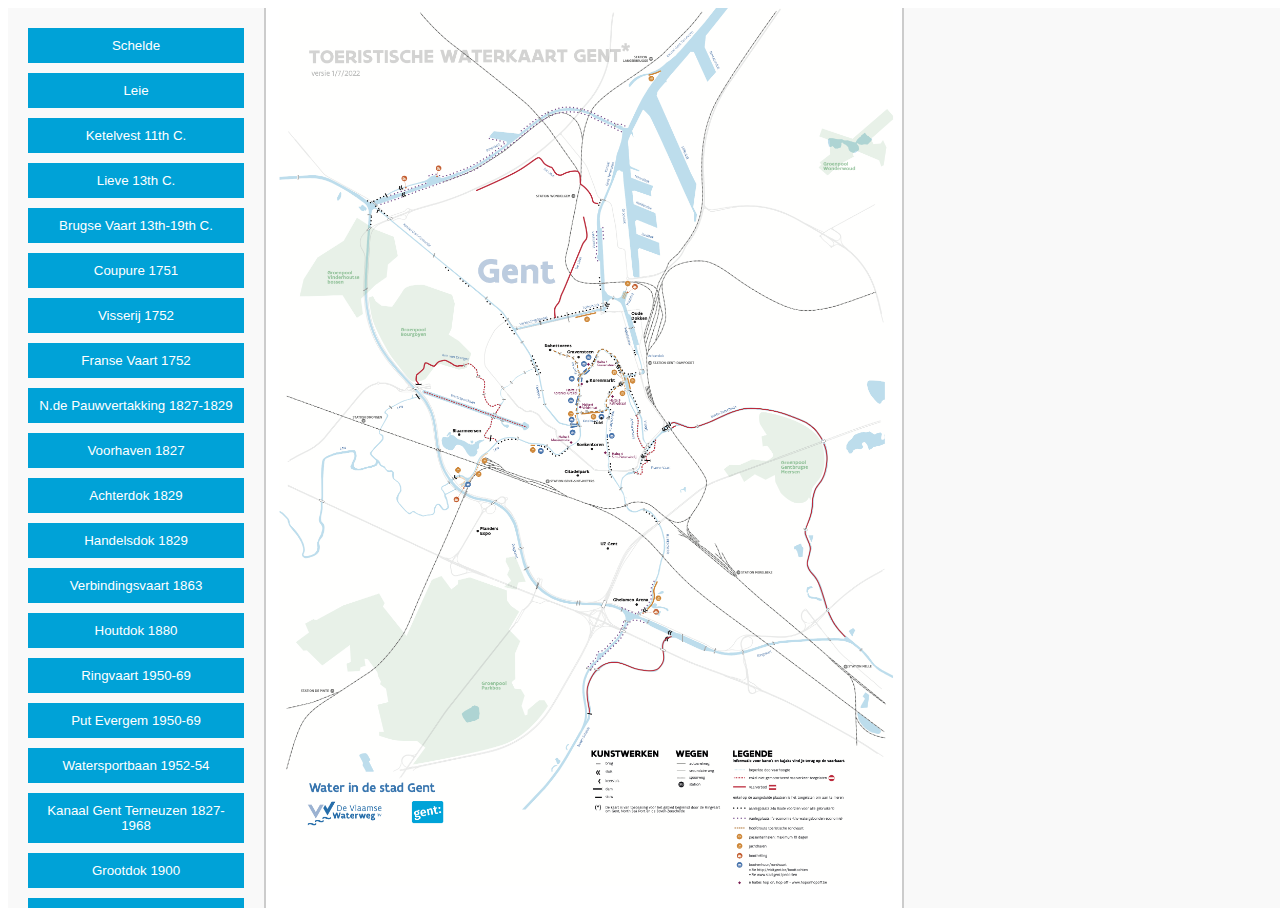
<file: index.html>
<!DOCTYPE html>
<html lang="en">
<head>
    <meta charset="UTF-8">
    <meta name="viewport" content="width=device-width, initial-scale=1.0">
    <title>Gent Map with Layers</title>
    <!-- Link to the external CSS file -->
    <link rel="stylesheet" href="style.css">
</head>
<body>

<div class="layout-container">
    <!-- Buttons on the left -->
    <div class="buttons-container">
        <button class="toggle-button" id="button1" onclick="toggleLayer('layer1', 'button1', 'tooltip1')">Schelde</button>
        <button class="toggle-button" id="button2" onclick="toggleLayer('layer2', 'button2', 'tooltip2')">Leie</button>
        <button class="toggle-button" id="button3" onclick="toggleLayer('layer3', 'button3', 'tooltip3')">Ketelvest 11th C.</button>
        <button class="toggle-button" id="button4" onclick="toggleLayer('layer4', 'button4', 'tooltip4')">Lieve 13th C.</button>
        <button class="toggle-button" id="button5" onclick="toggleLayer('layer5', 'button5', 'tooltip5')">Brugse Vaart 13th-19th C.</button>
        <button class="toggle-button" id="button6" onclick="toggleLayer('layer6', 'button6', 'tooltip6')">Coupure 1751</button>
        <button class="toggle-button" id="button7" onclick="toggleLayer('layer7', 'button7', 'tooltip7')">Visserij 1752</button>
        <button class="toggle-button" id="button8" onclick="toggleLayer('layer8', 'button8', 'tooltip8')">Franse Vaart 1752</button>
        <button class="toggle-button" id="button9" onclick="toggleLayer('layer9', 'button9', 'tooltip9')">N.de Pauwvertakking 1827-1829</button>
        <button class="toggle-button" id="button10" onclick="toggleLayer('layer10', 'button10', 'tooltip10')">Voorhaven 1827</button>
        <button class="toggle-button" id="button11" onclick="toggleLayer('layer11', 'button11', 'tooltip11')">Achterdok 1829</button>
        <button class="toggle-button" id="button12" onclick="toggleLayer('layer12', 'button12', 'tooltip12')">Handelsdok 1829</button>
        <button class="toggle-button" id="button13" onclick="toggleLayer('layer13', 'button13', 'tooltip13')">Verbindingsvaart 1863</button>
        <button class="toggle-button" id="button14" onclick="toggleLayer('layer14', 'button14', 'tooltip14')">Houtdok 1880</button>
        <button class="toggle-button" id="button15" onclick="toggleLayer('layer15', 'button15', 'tooltip15')">Ringvaart 1950-69</button>
        <button class="toggle-button" id="button16" onclick="toggleLayer('layer16', 'button16', 'tooltip16')">Put Evergem 1950-69</button>
        <button class="toggle-button" id="button17" onclick="toggleLayer('layer17', 'button17', 'tooltip17')">Watersportbaan 1952-54</button>
        <button class="toggle-button" id="button18" onclick="toggleLayer('layer18', 'button18', 'tooltip18')">Kanaal Gent Terneuzen 1827-1968</button>
        <button class="toggle-button" id="button19" onclick="toggleLayer('layer19', 'button19', 'tooltip19')">Grootdok 1900</button>
        <button class="toggle-button" id="button20" onclick="toggleLayer('layer20', 'button20', 'tooltip20')">Zuiddok 1915</button>
        <button class="toggle-button" id="button21" onclick="toggleLayer('layer21', 'button21', 'tooltip21')">Middendok 1925</button>
        <button class="toggle-button" id="button22" onclick="toggleLayer('layer22', 'button22', 'tooltip22')">Noorddok 1930</button>
        <button class="toggle-button" id="button23" onclick="toggleLayer('layer23', 'button23', 'tooltip23')">Sifferdok 1931</button>
        <button class="toggle-button" id="button24" onclick="toggleLayer('layer24', 'button24', 'tooltip24')">Mercatordok 1966-1968</button>
                                                                                                                                  
    </div>

    <!-- Map in the center -->
    <div class="map-container">
        <!-- The base map image -->
        <img src="layer0.png" alt="Background Map" class="map-image">
        <!-- Overlay layers that will be toggled -->
        <img src="Schelde.png" alt="Layer 1" id="layer1" class="layer-image">
        <img src="Leie.png" alt="Layer 2" id="layer2" class="layer-image">
        <img src="Lieve.png" alt="Layer 4" id="layer4" class="layer-image">
        <img src="Ketelvaart.png" alt="Layer 3" id="layer3" class="layer-image">
        <img src="Brugse_Vaart.png" alt="Layer 5" id="layer5" class="layer-image">
        <img src="Coupure.png" alt="Layer 6" id="layer6" class="layer-image">
        <img src="Visserij.png" alt="Layer 7" id="layer7" class="layer-image">
        <img src="Franse_Vaart.png" alt="Layer 8" id="layer8" class="layer-image">
        <img src="NdPvertakking.png" alt="Layer 9" id="layer9" class="layer-image">
        <img src="Voorhaven.png" alt="Layer 10" id="layer10" class="layer-image">
        <img src="Achterdok.png" alt="Layer 11" id="layer11" class="layer-image">
        <img src="Handelsdok.png" alt="Layer 12" id="layer12" class="layer-image">
        <img src="Verbindingsvaart.png" alt="Layer 13" id="layer13" class="layer-image">
        <img src="Houtdok.png" alt="Layer 14" id="layer14" class="layer-image">
        <img src="Ringvaart.png" alt="Layer 15" id="layer15" class="layer-image">
        <img src="PutEvergem.png" alt="Layer 16" id="layer16" class="layer-image">
        <img src="Watersportbaan.png" alt="Layer 17" id="layer17" class="layer-image">
        <img src="Gent_Terneuzen.png" alt="Layer 18" id="layer18" class="layer-image">
        <img src="Grootdok.png" alt="Layer 19" id="layer19" class="layer-image">
        <img src="Zuiddok.png" alt="Layer 20" id="layer20" class="layer-image">
        <img src="Middendok.png" alt="Layer 21" id="layer21" class="layer-image">
        <img src="Noorddok.png" alt="Layer 22" id="layer22" class="layer-image">
        <img src="Sifferdok.png" alt="Layer 23" id="layer23" class="layer-image">
        <img src="Mercatordok.png" alt="Layer 24" id="layer24" class="layer-image">
    </div>

    <!-- Tooltip on the right -->
    <div class="tooltip-container">
        <div class="tooltip-text">
            <div id="tooltip1" class="tooltip-content">
                <div class="tooltip-title">Schelde</div>
                <div class="tooltip-body">The Scheldt (French: Escaut) is a 350-kilometer-long river that originates in the French municipality of Gouy in northern 
                    France and flows through Belgium and the southwestern Netherlands to the North Sea. Its first recorded name was Scaldis, found in a Roman text 
                    from the 1st century BC. Another name was Scala. The largest port on the Scheldt is the Port of Antwerp. Even before the Roman era, the mouth of 
                    the Scheldt was of strategic importance.</div>
                <br></br>
                
                <div class="tooltip-body">8 sections (25.4km)</div>    
                
    <ol>
        <li>Boven-Schelde. South of Ringvaart. 1.8km</li>        
        <li>Kanaal van Zwijnaarde. 2.5km</li>
        <li>Original arm. Tidal. 3.3km</li>
        <li>Muinkschelde from Jachthaven Merelbeke to Ketelvest. 5km</li>
        <li>Reep from Ketelvest to Portus Ganda. 0.8km</li>
        <li>Achtervisserij. 1.4km</li>
        <li>Muinkschelde from Stropkaai to old lock Sluis Gentbrugge. 1.6km</li>
        <li>Boven-Zeeschelde. Tidal. Old route from France to Antwerp (via 1 2 4 7) 9km</li>
    </ol>
    <ul>
                               
                <li>Zwijnaarde at the southern end</li>                
                <li>Melle at the eastern end</li>
            </ul>
            
            </div>
            <div id="tooltip2" class="tooltip-content">
                <div class="tooltip-title">Leie</div>
                <div class="tooltip-body">The Leie (French: Lys) is a river in France and Belgium. It is a tributary of the Scheldt and flows into it in the city of 
                    Ghent. The river originates in Lisbourg and is approximately 200 kilometers long. The Leie forms the Belgian-French border from Armentières to 
                    Menen. The Leie is also called the “Golden River” because flax was retted in the Leie from 1860 to 1945.</div>
                <br></br>
                <div class="tooltip-body">3 sections (20.6km)</div>
                
    <ol>
        <li>Leie 14.8km</li>        
        <li>Arm van Drongen 5km</li>
        <li>Arm van Akkergem 1km</li>
    </ol>
            </div>
            <div id="tooltip3" class="tooltip-content">
                <div class="tooltip-title">Ketelvaart</div>
                <div class="tooltip-body">Ketelvest was dug in the 11th century as a kind of moat, forming one of the boundaries around the area now known as the Gentse Kuip</div>
                <br></br>
                <div class="tooltip-body">1 section (600m)</div>                
           <ul>
                               
                <li>Justitiepaleis at the western end</li>                
                <li>Library 'De Krook' at the eastern end</li>
            </ul>
            
            </div>
            <div id="tooltip4" class="tooltip-content">
                <div class="tooltip-title">Lieve</div>
                <div class="tooltip-body">The Lieve, often affectionately called “Liefke” or “Liefken” in colloquial speech, is a canal that was dug from Ghent, 
                    starting at the Gravensteen, to the Zwin near Damme beginning in 1251. “Lieve” is a phonetic variant of “Leie” (Leye). In the past, the canal was 
                    also referred to as the “Gentse Leie” (Ghent Leie). The construction of the Lieve created the first separation between the source and mouth of the 
                    Durme.</div>
                <br></br>
                <div class="tooltip-body">3 sections (7km)</div>
            </div>
            <div id="tooltip5" class="tooltip-content">
                <div class="tooltip-title">Brugse Vaart</div>
                <div class="tooltip-body">The Ghent-Bruges Canal, locally also called the Brugse Vaart or Gentse Vaart, is a canal between the Belgian cities of Ghent and Bruges. The canal is 42 km long.</div>
                <br></br>
                <div class="tooltip-body">2 sections (6km)</div>
            </div>
            <div id="tooltip6" class="tooltip-content">
                <div class="tooltip-title">Coupure</div>
                <div class="tooltip-body">De Coupure is a canal in Gent, dug in 1751 to connect the Leie with Brugse Vaart.</div>
                <br></br>
                <div class="tooltip-body">1 section (2.5km)</div>
            </div>
            <div id="tooltip7" class="tooltip-content">
                <div class="tooltip-title">Visserij</div>
                <div class="tooltip-body">A historical waterway in Gent, running parallel to the Schelde and known for its mills.</div>
                <br></br>
                <div class="tooltip-body">1 section (1.2km)</div>
            </div>
            <div id="tooltip8" class="tooltip-content">
                <div class="tooltip-title">Franse Vaart</div>
                <div class="tooltip-body">A canal dug in the 18th century in Gent, historically part of the city's waterways.</div>
                <br></br>
                <div class="tooltip-body">2 sections (0.9km)</div>
            </div>
            <div id="tooltip9" class="tooltip-content">
                <div class="tooltip-title">Napoleon de Pauwvertakking</div>
                <div class="tooltip-body">The Napoleon de Pauw branch is a short canal in the city of Ghent that connects the Visserij and the Leie to the Achterdok 
                    via a turning basin. The canal was constructed between 1827 and 1829, partly on the northern fortifications of the former Spanish Castle, which 
                    was located on the site of the Saint Bavo’s Abbey. In 1884, the Kasteelsluis lock was built in this short canal. This lock is no longer in use 
                    today.</div>
                <br></br>
                <div class="tooltip-body">1 section (0.2km)</div>
            </div>
            <div id="tooltip10" class="tooltip-content">
                <div class="tooltip-title">Voorhaven</div>
                <div class="tooltip-body">The Voorhaven in Ghent is a historic port area on the Ghent-Terneuzen canal, on the edge of the Ghent districts of Muide and 
                    Meulestede. In the 19th century, it was a prestigious and innovative port project, realized under Emile Braun, Ghent's chief engineer and later 
                    mayor. In the 21st century, it is a protected cityscape and the restored warehouses are located in a park zone.</div>
                <br></br>
                <div class="tooltip-body">1 section (1.8km)</div>
            </div>
            <div id="tooltip11" class="tooltip-content">
                <div class="tooltip-title">Achterdok</div>
                <div class="tooltip-body">The Achterdok is one of the oldest docks in the port of Ghent, along with the Houtdok and Handelsdok. It was constructed in 
                    1829, just before Belgium seceded from the United Kingdom of the Netherlands in 1830. It is the southernmost dock of the port. The Achterdok is 
                    connected to the city center and Portus Ganda via a turning basin and the Napoleon de Pauw branch.</div>
                <br></br>
                <div class="tooltip-body">1 section (0.6km)</div>
            </div>
            <div id="tooltip12" class="tooltip-content">
                <div class="tooltip-title">Handelsdok</div>
                <div class="tooltip-body">The Handelsdok is one of the oldest docks in the port of Ghent, along with the Houtdok and the Achterdok. It was constructed 
                    in 1829, together with the Achterdok, just before Belgium seceded from the United Kingdom of the Netherlands in 1830. The southernmost part is 
                    called the Achterdok and is connected to the city center and Portus Ganda via a turning basin and the Napoleon de Pauw branch.</div>
                <br></br>
                <div class="tooltip-body">1 section (0.9km)</div>
            </div>
            <div id="tooltip13" class="tooltip-content">
                <div class="tooltip-title">Verbindingsvaart</div>
                <div class="tooltip-body">A canal connecting the Brugse Vaart and the Voorhaven.</div>
            </div>
            <div id="tooltip14" class="tooltip-content">
                <div class="tooltip-title">Houtdok</div>
                <div class="tooltip-body">In wat nu bekend staat als de ‘Oude Dokken’ (van Zuid naar Noord: Kleindok, Handelsdok, Houtdok en Voorhaven) neemt het 
                    Houtdok een bijzondere plaats in. Voor de Gentse haven was de houttrafiek heel belangrijk. Een voor- beeld: van de 650 zeeschepen die Gent in 
                    1880 binnenliepen waren er 150 met hout geladen. Al dat hout werd in de 19de eeuw gelost in het water rond de schepen, maar dat gaf overlast voor 
                    andere zee- en binnenschepen. Om dat te verhelpen werd in 1880 begonnen met de aanleg van een goed geoutilleerd dok aan de kop van het Handelsdok, 
                    net voorbij de verbinding met de Voorhaven en het Zeekanaal aan de andere zijde van de Muide (afb. 1, 2 en 3). Volgens een overeenkomst met de 
                    Staat over de herinrichting van het hele negentiende-eeuwse havenge- bied, liet de Stad aan het noordelijke deel van het Handelsdok het Houtdok 
                    graven en inrichten. Dat mat 260,5 x 125 x 6,4m. In september 1881 waren de werken zo goed als voltooid (Decavele, 1977).</div>
            </div>
            <div id="tooltip15" class="tooltip-content">
                <div class="tooltip-title">Ringvaart</div>
                <div class="tooltip-body">A man-made canal surrounding Gent, part of the larger canal system.</div>
            </div>
            <div id="tooltip17" class="tooltip-content">
                <div class="tooltip-title">Watersportbaan</div>
                <div class="tooltip-body">De Watersportbaan, officieel Nationale Watersportbaan Georges Nachez, is een roeibaan in de Belgische stad Gent. 
                    Hij is 2300 meter lang en 76 meter breed (net vijfbaans) en werd in 1954 voor het eerst gebruikt. 
                    Hij is een centrum geworden voor sport en recreatie in Gent. Het water staat in verbinding met de talrijke aanpalende rivieren en kanalen zoals 
                    de Coupure, het Kanaal Gent-Brugge en de Leie, waarvan een zijarm (de Leiearm van Akkergem) trouwens dwars door de roeibaan stroomt, alsook met de 
                    zuidelijker gelegen vijver van het recreatiedomein Blaarmeersen.</div>
            </div>
            <div id="tooltip18" class="tooltip-content">
                <div class="tooltip-title">Kanaal Gent Terneuzen</div>
                <div class="tooltip-body">Het Kanaal van Gent naar Terneuzen is een kanaal dat de stad Gent in België via de Noordzeesluizen verbindt met de 
                    Westerschelde, waardoor de stad een rechtstreekse verbinding met de Noordzee heeft. Het kanaal mondt uit in Terneuzen, op enkele honderden meters 
                    van de Westerscheldetunnel. 1823-1827</div>
            </div>
        </div>
    </div>
</div>

<script>
    function toggleLayer(layerId, buttonId, tooltipId) {
        // Get the layer, button, and tooltip elements
        var layer = document.getElementById(layerId);
        var button = document.getElementById(buttonId);
        var tooltip = document.getElementById(tooltipId);

        // Toggle the layer visibility
        layer.classList.toggle('active');

        // Toggle the button's active state
        button.classList.toggle('active');

        // Toggle the tooltip visibility
        tooltip.classList.toggle('active');
    }
</script>

</body>
</html>
</file>
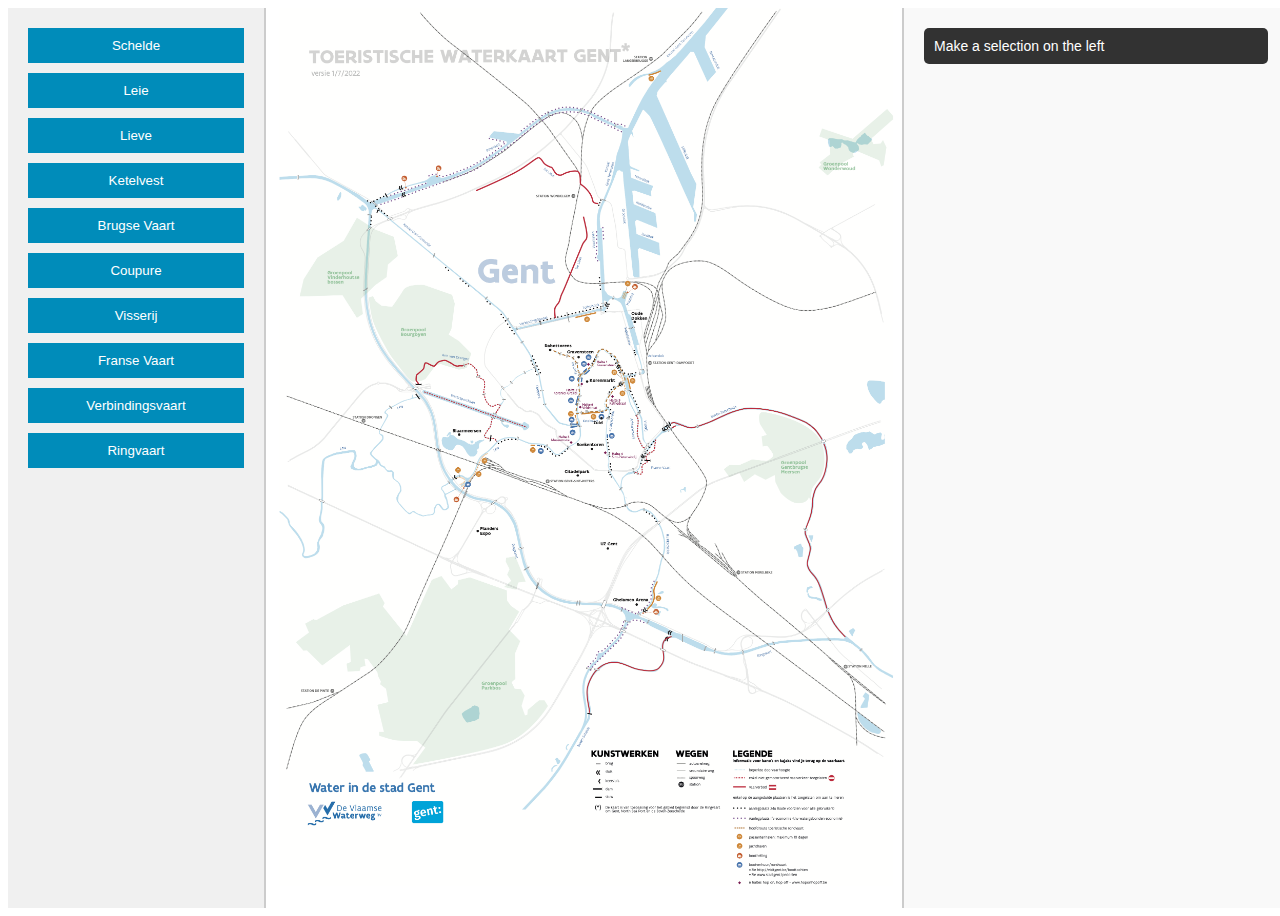
<file: index2.html>
<!DOCTYPE html>
<html lang="en">
<head>
    <meta charset="UTF-8">
    <meta name="viewport" content="width=device-width, initial-scale=1.0">
    <title>Gent Map with Layers</title>
    <style>
        /* Overall page layout */
        .layout-container {
            display: flex;
            height: 100vh;
            width: 100vw;
        }

        /* Buttons container */
        .buttons-container {
            width: 20%;
            background-color: #f0f0f0;
            padding: 20px;
            box-sizing: border-box;
        }

        /* Center map container */
        .map-container {
            width: 50%;
            position: relative;
            display: flex;
            justify-content: center;
            align-items: center;
            overflow: hidden;
            background-color: #ccc;
        }

        /* Tooltip container */
        .tooltip-container {
            width: 30%;
            padding: 20px;
            box-sizing: border-box;
            background-color: #f9f9f9;
        }

        /* Styling the buttons */
        .toggle-button {
            display: block;
            width: 100%;
            margin-bottom: 10px;
            padding: 10px;
            background-color: #008CBA;
            color: white;
            border: none;
            cursor: pointer;
            transition: background-color 0.3s ease;
        }

        .toggle-button.active {
            background-color: #4CAF50;
        }

        .toggle-button:hover {
            background-color: #005f7f;
        }

        /* Map layers and background */
        .map-image, .layer-image {
            position: absolute;
            top: 0;
            left: 0;
            width: 100%;
            height: 100%;
            object-fit: contain; /* Resize images to fit the container */
            pointer-events: none; /* Disable interaction with the images */
        }

        .layer-image {
            display: none; /* Initially hidden */
            opacity: 0.8; /* Make layers slightly transparent */
        }

        .layer-image.active {
            display: block;
        }

        /* Tooltip styling */
        .tooltip-text {
            background-color: rgba(0, 0, 0, 0.8);
            color: white;
            padding: 10px;
            border-radius: 5px;
            font-family: Arial, sans-serif;
            font-size: 14px;
            max-width: 100%;
        }
    </style>
</head>
<body>

<div class="layout-container">
    <!-- Buttons on the left -->
    <div class="buttons-container">
        <button class="toggle-button" id="button1" onclick="toggleLayer('layer1', 'button1', 'Reka Schelde (francosko: Escaut) je 350 kilometrov dolga reka, ki izvira v francoski občini Gouy na severu Francije in teče skozi Belgijo ter jugozahodni del Nizozemske proti Severnemu morju. Njeno prvotno ime je bilo Scaldis, v rimski besedi iz 1. stoletja pred našim štetjem. Drugo ime je bilo Scala. Največja luka ob Scheldu je luka Antwerpen. Že pred Rimljani je bil ustje Schelde strateškega pomena.')">Schelde</button>
        <button class="toggle-button" id="button2" onclick="toggleLayer('layer2', 'button2', 'De Leie (francosko: Lys) je reka v Franciji in Belgiji. Je pritok reke Schelde in se vanje izliva v mestu Gent. Reka izvira v Lisbourgu in je dolga približno 200 kilometrov. De Leie tvori belgijsko-francosko mejo od Armentières do Menena. De Leie imenujejo tudi Zlata reka, saj je bilo lan med letoma 1860 in 1945 pridelano ob Leie. Izvir Leie v Lisbourgu je enega najbolj tipičnih primerov artesijskega izvira. Hidrografska bazen Leie zajema skupno 4727 km², od tega je približno 2900 km² v Franciji in približno 1825 km² v Belgiji. Med izvirjem in ustjem je naklon tal zelo majhen, kar je omogočilo oblikovanje številnih meandrov. De Leie je bila prvič omenjena leta 694 kot Legia pri lokaciji Sloten, današnjem romarskem kraju Oostakker-Lourdes blizu Gent. Omenitev kot super fluvio Legia pomeni nad tokom Leie. Ni jasno, kako se je izgovarjala Legia, kar ima posledice za morebitno izvor. Obstajajo dve konkurenčni teoriji o izvoru imena. Glede na izgovorjavo črke g v Legia se domneva keltski (izgovorjava kot g) ali belgijski (izgovorjava kot j) izvor. V obeh primerih pa je beseda sledljiva do indoevropskega korena leg, kar pomeni teči ali plavati.')">Leie</button>
        <button class="toggle-button" id="button3" onclick="toggleLayer('layer3', 'button3', 'De Lieve, v pogovornem jeziku pogosto imenovana z diminutivom Liefke ali Liefken, je kanal, ki je bil od leta 1251 izkopan od Gent, pričenši pri Gravensteenu, do Zwina pri Damme. Lieve je fonetična različica Leie (Leye). V preteklosti so kanal imenovali tudi Gentse Leie. Ureditev Lieve je povzročila prvo delitev med izvirjem in ustjem Durme.')">Lieve</button>
        <button class="toggle-button" id="button4" onclick="toggleLayer('layer4', 'button4', 'De Ketelvest je ulica in vodotok v belgijskem mestu Gent. Vodotok predstavlja umetno povezavo med Leie in Schelde, zgoraj od njihove naravne spojitve. De Ketelvest je bila izkopana v 11. stoletju kot neka vrsta obrambnega jarka in tako tvori eno od meja okoli območja, ki ga danes imenujemo Gentse Kuip. Znana zgodba pravi, da je bila voda v tem kanalu tako viharna, da je bila znana kot nevarna plovba, saj je bila voda tako penasta kot vrela voda v kotlu, kar je tudi razlog za ime. Vendar so bile okrepitvene stolpnice ob reki Schelde znane kot “ketli” zaradi njihove oblike s krožnimi strehami. Tako je De Ketelvest najverjetneje dobila ime po zdaj porušeni Ketelpoort ali Kuipgat, ki je stala na mestu, kjer se zdaj nahaja Ketelbrug. Na Ketelvestu so nekoč stali dve mestni vrata, Ketelpoort na poti proti Kortrijku in Walpoort na poti proti Sint-Pietersabdij. Zadnji ostanki teh dvojnih vrat na obeh straneh Ketelvaart so bili porušeni med leti 1777 in 1780 (Ketelpoort). Pred prvo svetovno vojno so pri gradnji nove Walbrug še vedno odstranili temelje notranjih vrat. Mostovi pri mestnih vratih čez Ketelvest še obstajajo, in sicer sta to Ketelbrug in Walpoortbrug.')">Ketelvest</button>
        <button class="toggle-button" id="button5" onclick="toggleLayer('layer5', 'button5', 'Complicated')">Brugse Vaart</button>
        <button class="toggle-button" id="button6" onclick="toggleLayer('layer6', 'button6', 'De Coupure je kanal v belgijskem mestu Gent. Kanal je bil izkopan leta 1751 na podlagi privilegija Marije Terezije Avstrijske in njenega pooblaščenega ministra Antoniotta Botta Adorno. De Coupure povezuje reko Leie z Brugse Vaart.')">Coupure</button>
        <button class="toggle-button" id="button7" onclick="toggleLayer('layer7', 'button7', 'Visserijvaart ali Visserij (prej imenovana Vissenrei ali Rommelwater) in Achtervisserij sta dva vzporedna vodotoka v Gentu, oziroma kanal in zravnan rokav reke Schelde. Skupaj tvorita del rokava reke Schelde, ki je zgodovinsko tekla skozi središče Genta, imenovan Nederschelde, drugje v Gentu znan tudi kot Muinkschelde. Pred letom 1752 je Nederschelde tukaj vijugal, zahodno od Heirnis in takratnega Španskega gradu (zgrajenega pod cesarjem Karlom). Da bi Schelde postala dostopnejša, so leta 1752 izkopali nov kanal, imenovan Rommelwater ali Visserijvaart, vzhodno od leta 1751 zravnanega Nederschelde. Ta je nato služil kot odtočni kanal in se zdaj imenuje Achtervisserij, ob njem pa poteka sprehajalna pot. Vzhodni rokav, Visserij(vaart) ali Rommelwater, je bil industrijski kanal s plovbo. Ime Visserij se je sprva uporabljalo za obrežja na obeh straneh tega kanala, vendar se vzhodno obrežje zdaj imenuje Ferdinand Lousbergkaai. Na otoku Visserij je nastal med obema vodotokoma, je bilo zgrajenih veliko vodnih in vetrnih mlinov, ki so izkoriščali padec vode med obema vodotokoma, med drugim za proizvodnjo papirja.')">Visserij</button>
        <button class="toggle-button" id="button8" onclick="toggleLayer('layer8', 'button8', 'Francoski kanal (De Franse Vaart) je eden od treh kanalov (coupures), ki so jih v Gentu izkopali v 18. stoletju. Najbolj znan od teh treh se še vedno imenuje Coupure, drugi pa je Visserijvaart. Na zemljevidu Ignace Balthasar Malfeson iz leta 1755 so vsi trije vodotoki označeni s terminom coupure. Francoski kanal je bil dokončan leta 1752, med letoma 1772 in 1776 pa razširjen in poglobljen, da bi hitreje odvajal vodo iz Schelde na južnem robu mesta Gent.')">Franse Vaart</button>
        <button class="toggle-button" id="button9" onclick="toggleLayer('layer9', 'button9', 'Verbindingskanaal ali Verbindingsvaart je kanal v belgijskem mestu Gent. Kanal se nahaja severno od zgodovinskega mestnega središča. Je dolg približno dva kilometra in povezuje Brugse Vaart in Coupure na zahodu z Voorhaven in kanalom Gent-Terneuzen na vzhodu. Kanal so izkopali leta 1863 na takrat še podeželskem območju Wondelgemse Meersen, severno od mestnih obzidij.')">Verbindingsvaart</button>
        <button class="toggle-button" id="button10" onclick="toggleLayer('layer10', 'button10', 'Ringvaart v Gentu je 21,6 km dolg kanal, ki opisuje polkrog okoli belgijskega mesta Gent in povezuje vse vodotoke, ki tečejo skozi to mesto. Ringvaart je razdeljen na tri odseke, od vzhoda proti zahodu in v smeri urinega kazalca: Južni odsek (Zuidervak) povezuje reko Schelde (Zeeschelde) s ponovno Schelde (Bovenschelde) in zapornico Tijsluis pri Merelbeke; Zahodni odsek (Westervak) povezuje zapornico Tijsluis pri Merelbeke s kanalom Zwijnaarde, reko Leie, kanalom Gent-Brugge in zapornim kompleksom pri Evergemu z nekdanjo Westbekesluis; Severni odsek (Noordervak) povezuje zaporni kompleks pri Evergemu s kanalom Gent-Terneuzen. Južni odsek je podvržen plimovanju in se nahaja na območju Melle in Merelbeke. Tukaj Ringvaart prečka vzpetino, ki je ločena od Schelde, ki si je našla naravno pot okoli te vzpetine. Gradnja Ringvaarta se je začela leta 1950, uradno pa je bil odprt 18. novembra 1969.')">Ringvaart</button>
    </div>

    <!-- Map in the center -->
    <div class="map-container">
        <!-- The base map image -->
        <img src="layer0.png" alt="Background Map" class="map-image">
        <!-- Overlay layers that will be toggled -->
        <img src="Schelde.png" alt="Layer 1" id="layer1" class="layer-image">
        <img src="Leie.png" alt="Layer 2" id="layer2" class="layer-image">
        <img src="Lieve.png" alt="Layer 3" id="layer3" class="layer-image">
        <img src="Ketelvaart.png" alt="Layer 4" id="layer4" class="layer-image">
        <img src="Brugse_Vaart.png" alt="Layer 5" id="layer5" class="layer-image">
        <img src="Coupure.png" alt="Layer 6" id="layer6" class="layer-image">
        <img src="Visserij.png" alt="Layer 7" id="layer7" class="layer-image">
        <img src="Franse_Vaart.png" alt="Layer 8" id="layer8" class="layer-image">
        <img src="Verbindingsvaart.png" alt="Layer 9" id="layer9" class="layer-image">
        <img src="Ringvaart.png" alt="Layer 10" id="layer10" class="layer-image">
    </div>

    <!-- Tooltip on the right -->
    <div class="tooltip-container">
        <div id="tooltip" class="tooltip-text">
            Make a selection on the left
        </div>
    </div>
</div>

<script>
    // Function to toggle the visibility of a layer and change button state
    function toggleLayer(layerId, buttonId, tooltipText) {
        var layer = document.getElementById(layerId);
        var button = document.getElementById(buttonId);
        var tooltip = document.getElementById('tooltip');

        // Check if the layer is already active
        if (layer.classList.contains('active')) {
            // Deactivate the layer if it is already active
            layer.classList.remove('active');
            button.classList.remove('active');
            tooltip.textContent = 'Make a selection on the left';
        } else {
            // Hide all other layers and deactivate all buttons
            var allLayers = document.querySelectorAll('.layer-image');
            var allButtons = document.querySelectorAll('.toggle-button');

            allLayers.forEach(function(img) {
                img.classList.remove('active');
            });

            allButtons.forEach(function(btn) {
                btn.classList.remove('active');
            });

            // Activate the clicked layer and button
            layer.classList.add('active');
            button.classList.add('active');
            tooltip.textContent = tooltipText; // Update tooltip with specific text
        }
    }
</script>

</body>
</html>
</file>
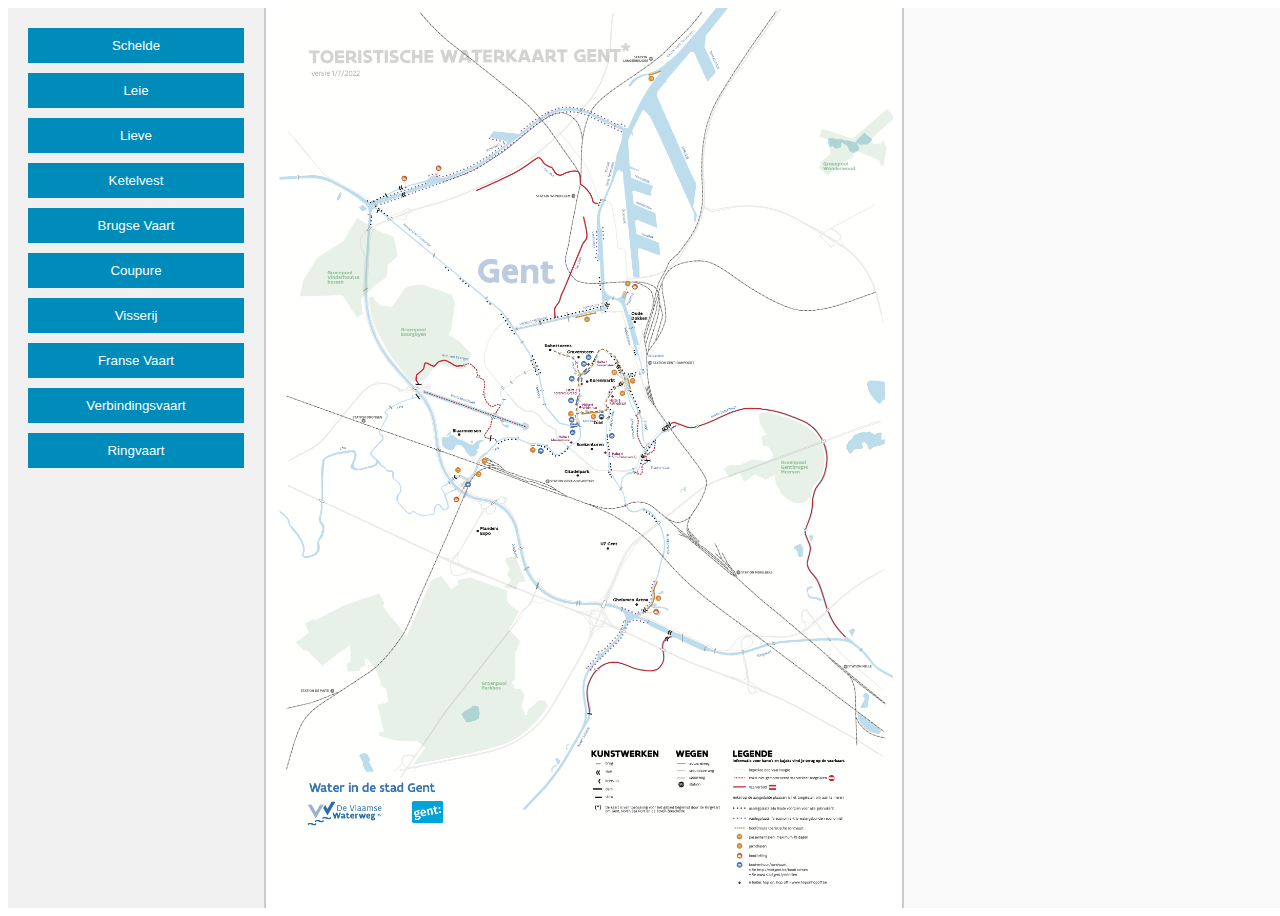
<file: index3.html>
<!DOCTYPE html>
<html lang="en">
<head>
    <meta charset="UTF-8">
    <meta name="viewport" content="width=device-width, initial-scale=1.0">
    <title>Gent Map with Layers</title>
    <style>
        /* Overall page layout */
        .layout-container {
            display: flex;
            height: 100vh;
            width: 100vw;
        }

        /* Buttons container */
        .buttons-container {
            width: 20%;
            background-color: #f0f0f0;
            padding: 20px;
            box-sizing: border-box;
        }

        /* Center map container */
        .map-container {
            width: 50%;
            position: relative;
            display: flex;
            justify-content: center;
            align-items: center;
            overflow: hidden;
            background-color: #ccc;
        }

        /* Tooltip container */
        .tooltip-container {
            width: 30%;
            padding: 20px;
            box-sizing: border-box;
            background-color: #f9f9f9;
        }

        /* Styling the buttons */
        .toggle-button {
            display: block;
            width: 100%;
            margin-bottom: 10px;
            padding: 10px;
            background-color: #008CBA;
            color: white;
            border: none;
            cursor: pointer;
            transition: background-color 0.3s ease;
        }

        .toggle-button.active {
            background-color: #4CAF50;
        }

        .toggle-button:hover {
            background-color: #005f7f;
        }

        /* Map layers and background */
        .map-image, .layer-image {
            position: absolute;
            top: 0;
            left: 0;
            width: 100%;
            height: 100%;
            object-fit: contain; /* Resize images to fit the container */
            pointer-events: none; /* Disable interaction with the images */
        }

        .layer-image {
            display: none; /* Initially hidden */
            opacity: 0.8; /* Make layers slightly transparent */
        }

        .layer-image.active {
            display: block;
        }

        /* Tooltip styling */
        .tooltip-text {
            font-family: Arial, sans-serif;
            font-size: 14px;
            color: #333;
        }

        .tooltip-title {
            font-size: 18px;
            font-weight: bold;
            color: #0066cc;
            margin-bottom: 10px;
        }

        .tooltip-body {
            margin-top: 5px;
            line-height: 1.6;
        }

        /* Hide all tooltips initially */
        .tooltip-content {
            display: none;
        }

        /* Show the active tooltip */
        .tooltip-content.active {
            display: block;
        }
    </style>
</head>
<body>

<div class="layout-container">
    <!-- Buttons on the left -->
    <div class="buttons-container">
        <button class="toggle-button" id="button1" onclick="toggleLayer('layer1', 'button1', 'tooltip1')">Schelde</button>
        <button class="toggle-button" id="button2" onclick="toggleLayer('layer2', 'button2', 'tooltip2')">Leie</button>
        <button class="toggle-button" id="button3" onclick="toggleLayer('layer3', 'button3', 'tooltip3')">Lieve</button>
        <button class="toggle-button" id="button4" onclick="toggleLayer('layer4', 'button4', 'tooltip4')">Ketelvest</button>
        <button class="toggle-button" id="button5" onclick="toggleLayer('layer5', 'button5', 'tooltip5')">Brugse Vaart</button>
        <button class="toggle-button" id="button6" onclick="toggleLayer('layer6', 'button6', 'tooltip6')">Coupure</button>
        <button class="toggle-button" id="button7" onclick="toggleLayer('layer7', 'button7', 'tooltip7')">Visserij</button>
        <button class="toggle-button" id="button8" onclick="toggleLayer('layer8', 'button8', 'tooltip8')">Franse Vaart</button>
        <button class="toggle-button" id="button9" onclick="toggleLayer('layer9', 'button9', 'tooltip9')">Verbindingsvaart</button>
        <button class="toggle-button" id="button10" onclick="toggleLayer('layer10', 'button10', 'tooltip10')">Ringvaart</button>
    </div>

    <!-- Map in the center -->
    <div class="map-container">
        <!-- The base map image -->
        <img src="layer0.png" alt="Background Map" class="map-image">
        <!-- Overlay layers that will be toggled -->
        <img src="Schelde.png" alt="Layer 1" id="layer1" class="layer-image">
        <img src="Leie.png" alt="Layer 2" id="layer2" class="layer-image">
        <img src="Lieve.png" alt="Layer 3" id="layer3" class="layer-image">
        <img src="Ketelvaart.png" alt="Layer 4" id="layer4" class="layer-image">
        <img src="Brugse_Vaart.png" alt="Layer 5" id="layer5" class="layer-image">
        <img src="Coupure.png" alt="Layer 6" id="layer6" class="layer-image">
        <img src="Visserij.png" alt="Layer 7" id="layer7" class="layer-image">
        <img src="Franse_Vaart.png" alt="Layer 8" id="layer8" class="layer-image">
        <img src="Verbindingsvaart.png" alt="Layer 9" id="layer9" class="layer-image">
        <img src="Ringvaart.png" alt="Layer 10" id="layer10" class="layer-image">
    </div>

    <!-- Tooltip on the right -->
    <div class="tooltip-container">
        <div class="tooltip-text">
            <div id="tooltip1" class="tooltip-content">
                <div class="tooltip-title">Schelde</div>
                <div class="tooltip-body">Reka Schelde (Escaut) is a 350 km long river flowing through Belgium and the Netherlands into the North Sea. Antwerp is the largest port on the river.</div>
            </div>
            <div id="tooltip2" class="tooltip-content">
                <div class="tooltip-title">Leie</div>
                <div class="tooltip-body">The Leie (Lys) river runs through France and Belgium, joining the Schelde in Gent. Historically called the "Golden River" due to its use in flax production.</div>
            </div>
            <div id="tooltip3" class="tooltip-content">
                <div class="tooltip-title">Lieve</div>
                <div class="tooltip-body">De Lieve, a canal from 1251, links Gent to the Zwin near Damme, often referred to as Liefken.</div>
            </div>
            <div id="tooltip4" class="tooltip-content">
                <div class="tooltip-title">Ketelvest</div>
                <div class="tooltip-body">A canal in Gent connecting the Leie and Schelde rivers, dug in the 11th century as a defensive moat.</div>
            </div>
            <div id="tooltip5" class="tooltip-content">
                <div class="tooltip-title">Brugse Vaart</div>
                <div class="tooltip-body">Brugse Vaart is a significant waterway linking Gent to Bruges.</div>
            </div>
            <div id="tooltip6" class="tooltip-content">
                <div class="tooltip-title">Coupure</div>
                <div class="tooltip-body">De Coupure is a canal in Gent, dug in 1751 to connect the Leie with Brugse Vaart.</div>
            </div>
            <div id="tooltip7" class="tooltip-content">
                <div class="tooltip-title">Visserij</div>
                <div class="tooltip-body">A historical waterway in Gent, running parallel to the Schelde and known for its mills.</div>
            </div>
            <div id="tooltip8" class="tooltip-content">
                <div class="tooltip-title">Franse Vaart</div>
                <div class="tooltip-body">A canal dug in the 18th century in Gent, historically part of the city's waterways.</div>
            </div>
            <div id="tooltip9" class="tooltip-content">
                <div class="tooltip-title">Verbindingsvaart</div>
                <div class="tooltip-body">A canal connecting Brugse Vaart and the Ringvaart in Gent, playing a key role in inland shipping.</div>
            </div>
            <div id="tooltip10" class="tooltip-content">
                <div class="tooltip-title">Ringvaart</div>
                <div class="tooltip-body">A man-made canal surrounding Gent, part of the larger canal system.</div>
            </div>
        </div>
    </div>
</div>

<script>
    function toggleLayer(layerId, buttonId, tooltipId) {
        // Toggle visibility of the layer
        var layer = document.getElementById(layerId);
        var allLayers = document.querySelectorAll('.layer-image');
        allLayers.forEach(function(l) {
            l.classList.remove('active');
        });
        layer.classList.add('active');

        // Toggle button active state
        var allButtons = document.querySelectorAll('.toggle-button');
        allButtons.forEach(function(b) {
            b.classList.remove('active');
        });
        document.getElementById(buttonId).classList.add('active');

        // Show relevant tooltip content
        var allTooltips = document.querySelectorAll('.tooltip-content');
        allTooltips.forEach(function(t) {
            t.classList.remove('active');
        });
        document.getElementById(tooltipId).classList.add('active');
    }
</script>

</body>
</html>
</file>
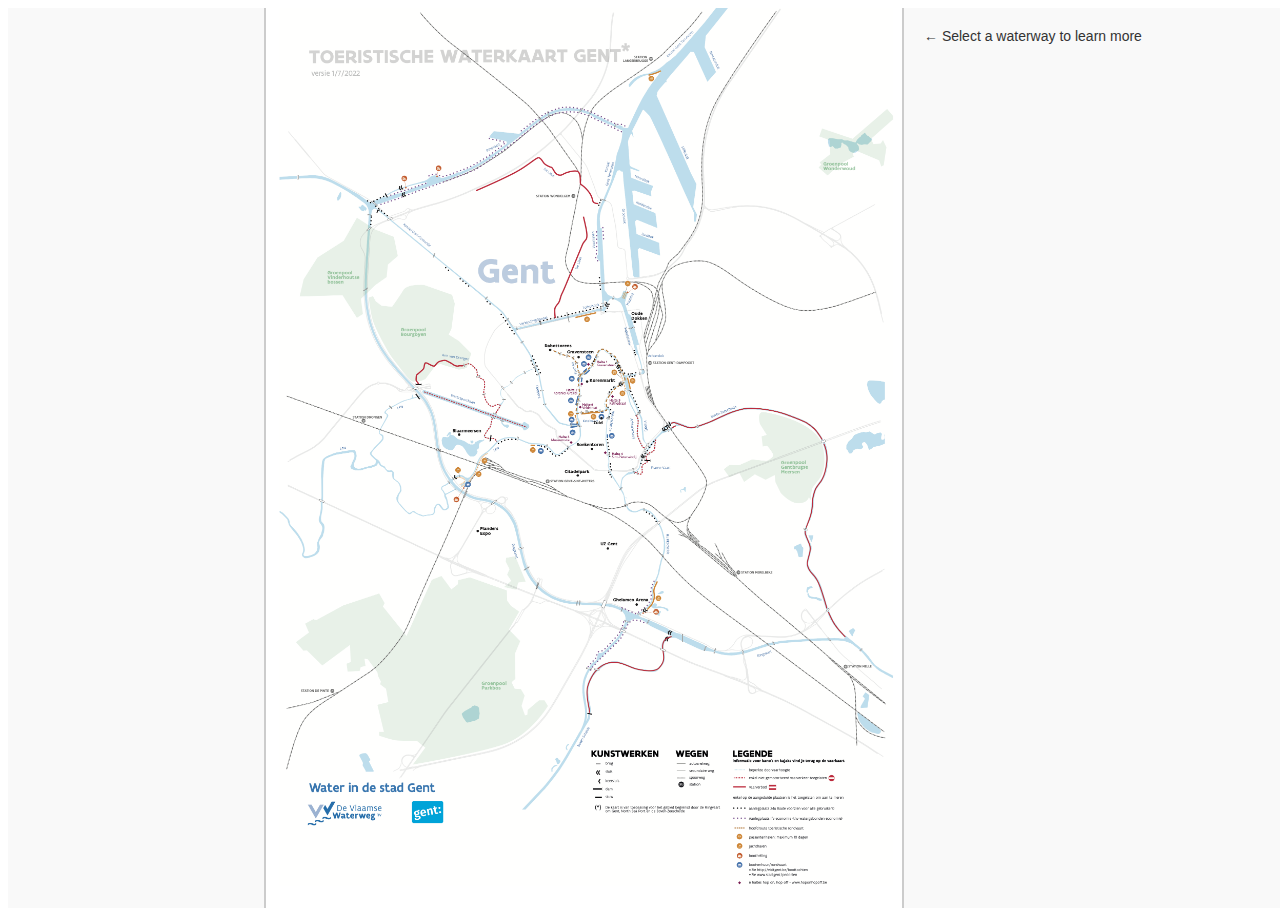
<file: index5.html>
<!DOCTYPE html>
<html lang="en">
<head>
    <meta charset="UTF-8">
    <meta name="viewport" content="width=device-width, initial-scale=1.0">
    <title>Gent Waterways</title>
    <link rel="stylesheet" href="style.css">
</head>
<body>

<div class="layout-container">

    <!-- Left: toggle buttons -->
    <div class="buttons-container" id="buttons-container">
        <!-- Populated by JS -->
    </div>

    <!-- Centre: map -->
    <div class="map-container" id="map-container">
        <img src="layer0.png" alt="Background Map" class="map-image">
        <!-- Overlay layers populated by JS -->
    </div>

    <!-- Right: tooltip panel -->
    <div class="tooltip-container">
        <div class="tooltip-text" id="tooltip-panel">
            <div class="tooltip-placeholder">
                <span>← Select a waterway to learn more</span>
            </div>
        </div>
    </div>

</div>

<script src="data.js"></script>
<script>

    let activeId = null;

    function buildUI() {
        const buttonsContainer = document.getElementById('buttons-container');
        const mapContainer = document.getElementById('map-container');

        waterways.forEach(w => {
            // --- Button ---
            const btn = document.createElement('button');
            btn.className = 'toggle-button';
            btn.id = `button${w.id}`;
            btn.dataset.era = w.era;
            btn.textContent = w.name;
            btn.addEventListener('click', () => toggleLayer(w.id));
            buttonsContainer.appendChild(btn);

            // --- Image layer ---
            const img = document.createElement('img');
            img.src = w.image;
            img.alt = w.name;
            img.id = `layer${w.id}`;
            img.className = 'layer-image';
            mapContainer.appendChild(img);
        });
    }

    function buildTooltip(w) {
        let html = `<div class="tooltip-title">${w.name}</div>`;
        html += `<div class="tooltip-era era-${w.era}">${eraLabel(w.era)}</div>`;
        html += `<div class="tooltip-body">${w.description}</div>`;

        if (w.sections) {
            html += `<div class="tooltip-meta">${w.sections}</div>`;
        }

        if (w.details.length > 0) {
            html += `<ol class="tooltip-list">`;
            w.details.forEach(d => { html += `<li>${d}</li>`; });
            html += `</ol>`;
        }

        if (w.notes.length > 0) {
            html += `<ul class="tooltip-list">`;
            w.notes.forEach(n => { html += `<li>${n}</li>`; });
            html += `</ul>`;
        }

        return html;
    }

    function eraLabel(era) {
        const labels = {
            'natural':      'Natural waterway',
            'medieval':     'Medieval',
            'early-modern': 'Early modern (18th C.)',
            'industrial':   'Industrial era (19th C.)',
            'modern':       'Modern (20th C.)'
        };
        return labels[era] || era;
    }

    function toggleLayer(id) {
        const w = waterways.find(x => x.id === id);
        const layer = document.getElementById(`layer${id}`);
        const btn   = document.getElementById(`button${id}`);
        const panel = document.getElementById('tooltip-panel');

        const isAlreadyActive = activeId === id && btn.classList.contains('active');

        // Deactivate all buttons & layers
        waterways.forEach(x => {
            document.getElementById(`button${x.id}`).classList.remove('active');
            document.getElementById(`layer${x.id}`).classList.remove('active');
        });

        if (isAlreadyActive) {
            // Clicking active button again: hide tooltip
            activeId = null;
            panel.innerHTML = `<div class="tooltip-placeholder"><span>← Select a waterway to learn more</span></div>`;
        } else {
            // Activate this one
            activeId = id;
            btn.classList.add('active');
            layer.classList.add('active');
            panel.innerHTML = buildTooltip(w);
        }
    }

    buildUI();

</script>
</body>
</html>
</file>
<file: style.css>
/* Overall page layout */
.layout-container {
    display: flex;
    height: 100vh;
    width: 100vw;
}

/* Buttons container with scrolling */
.buttons-container {
    width: 20%;
    background-color: #f9f9f9;
    padding: 20px;
    box-sizing: border-box;
    overflow-y: auto; /* Enable scrolling when there are too many buttons */
    max-height: 100vh; /* Limit to the height of the screen */
}

/* Center map container */
.map-container {
    width: 50%;
    position: relative;
    display: flex;
    justify-content: center;
    align-items: center;
    overflow: hidden;
    background-color: #ccc;
}

/* Tooltip container with scrolling */
.tooltip-container {
    width: 30%;
    padding: 20px;
    box-sizing: border-box;
    background-color: #f9f9f9;
    overflow-y: auto; /* Enable vertical scrolling */
    max-height: 100vh; /* Limit to the height of the screen */
}

/* Styling the buttons */
.toggle-button {
    display: block;
    width: 100%;
    margin-bottom: 10px;
    padding: 10px;
    background-color: #00a2d7;
    font-family: Arial, sans-serif;
    color: white;
    border: none;
    cursor: pointer;
    transition: background-color 0.3s ease;
}

.toggle-button.active {
    background-color: #4CAF50;
}



/* Map layers and background */
.map-image, .layer-image {
    position: absolute;
    top: 0;
    left: 0;
    width: 100%;
    height: 100%;
    object-fit: contain; /* Resize images to fit the container */
    pointer-events: none; /* Disable interaction with the images */
}

.layer-image {
    display: none; /* Initially hidden */
    opacity: 0.8; /* Make layers slightly transparent */
}

.layer-image.active {
    display: block;
}

/* Tooltip styling */
.tooltip-text {
    font-family: Arial, sans-serif;
    font-size: 14px;
    color: #333;
}

.tooltip-title {
    font-size: 18px;
    font-weight: bold;
    color: #00a2d7;
    margin-top: 30px;
    margin-bottom: 10px;
}

.tooltip-body {
    margin-top: 0px;
    line-height: 1.6;
    
}

/* Hide all tooltips initially */
.tooltip-content {
    display: none;
}

/* Show the active tooltip */
.tooltip-content.active {
    display: block;
    margin-bottom: 10px;
}
</file>
